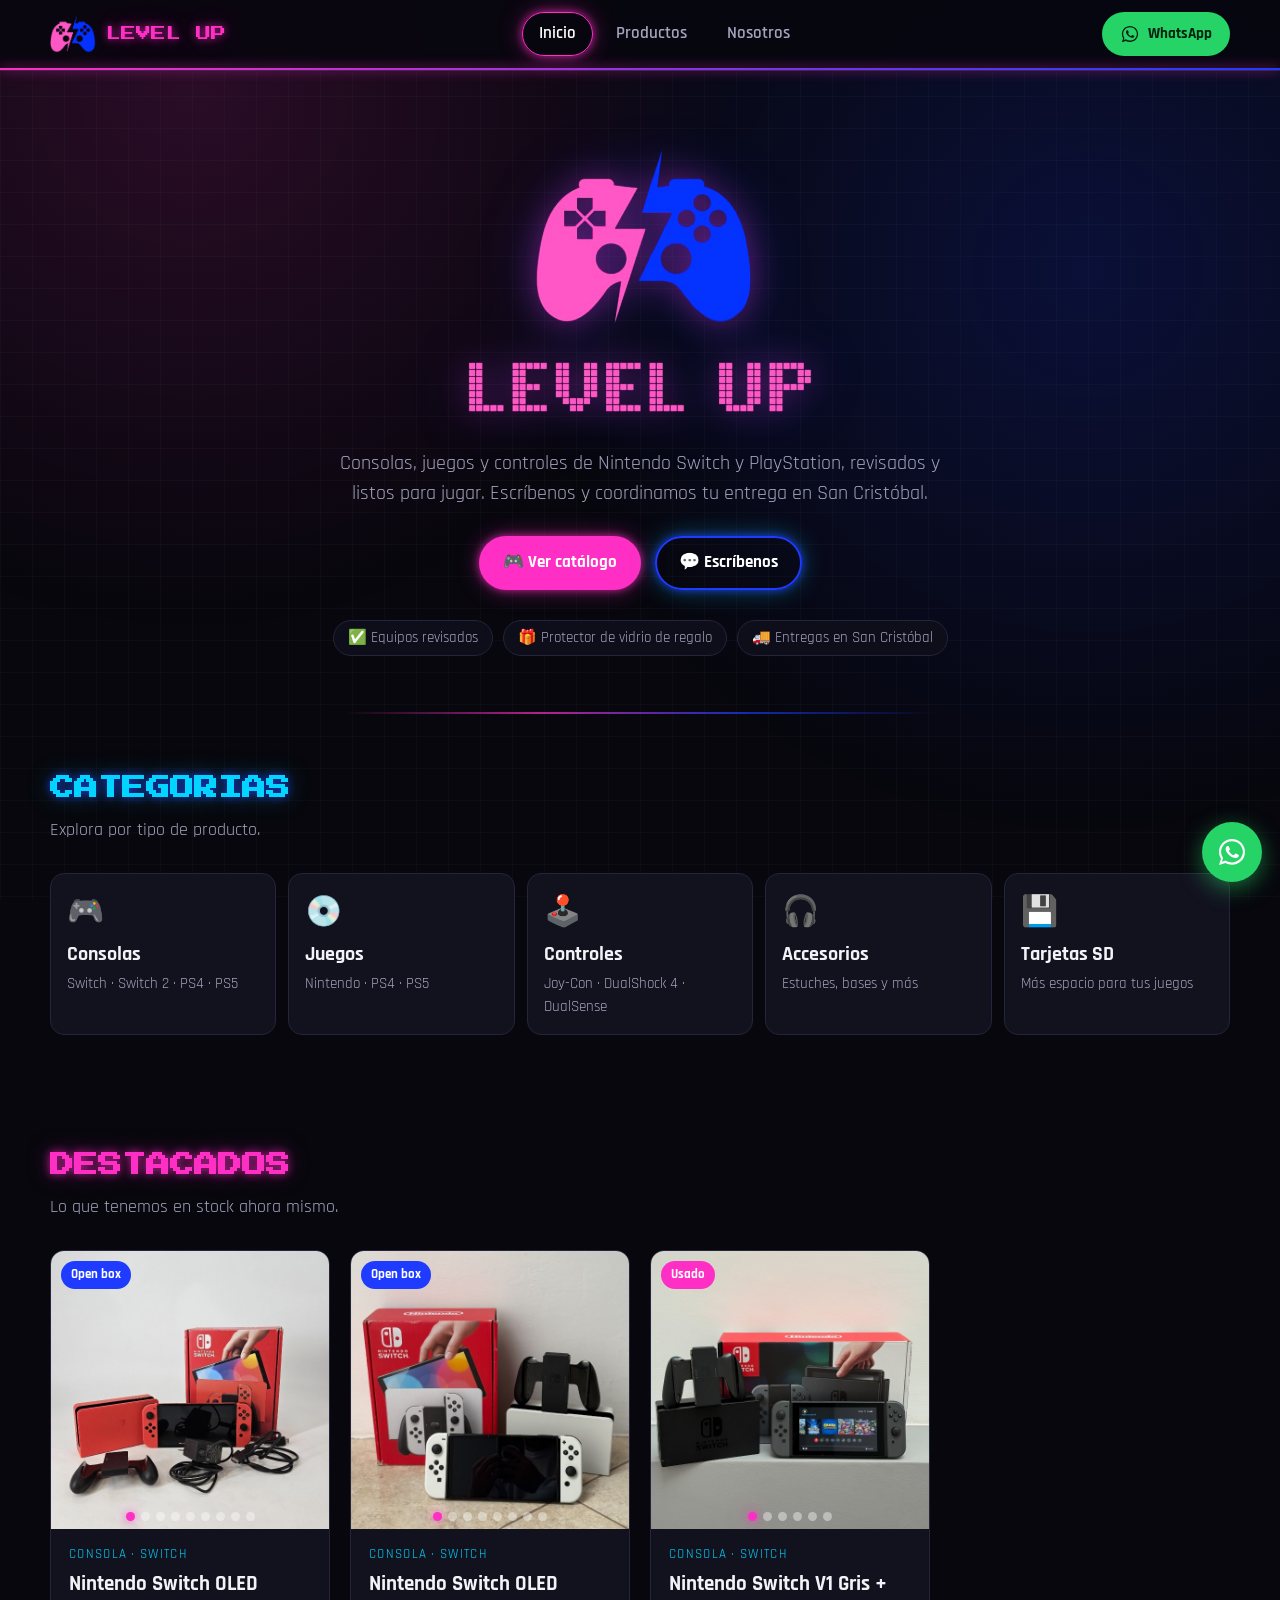
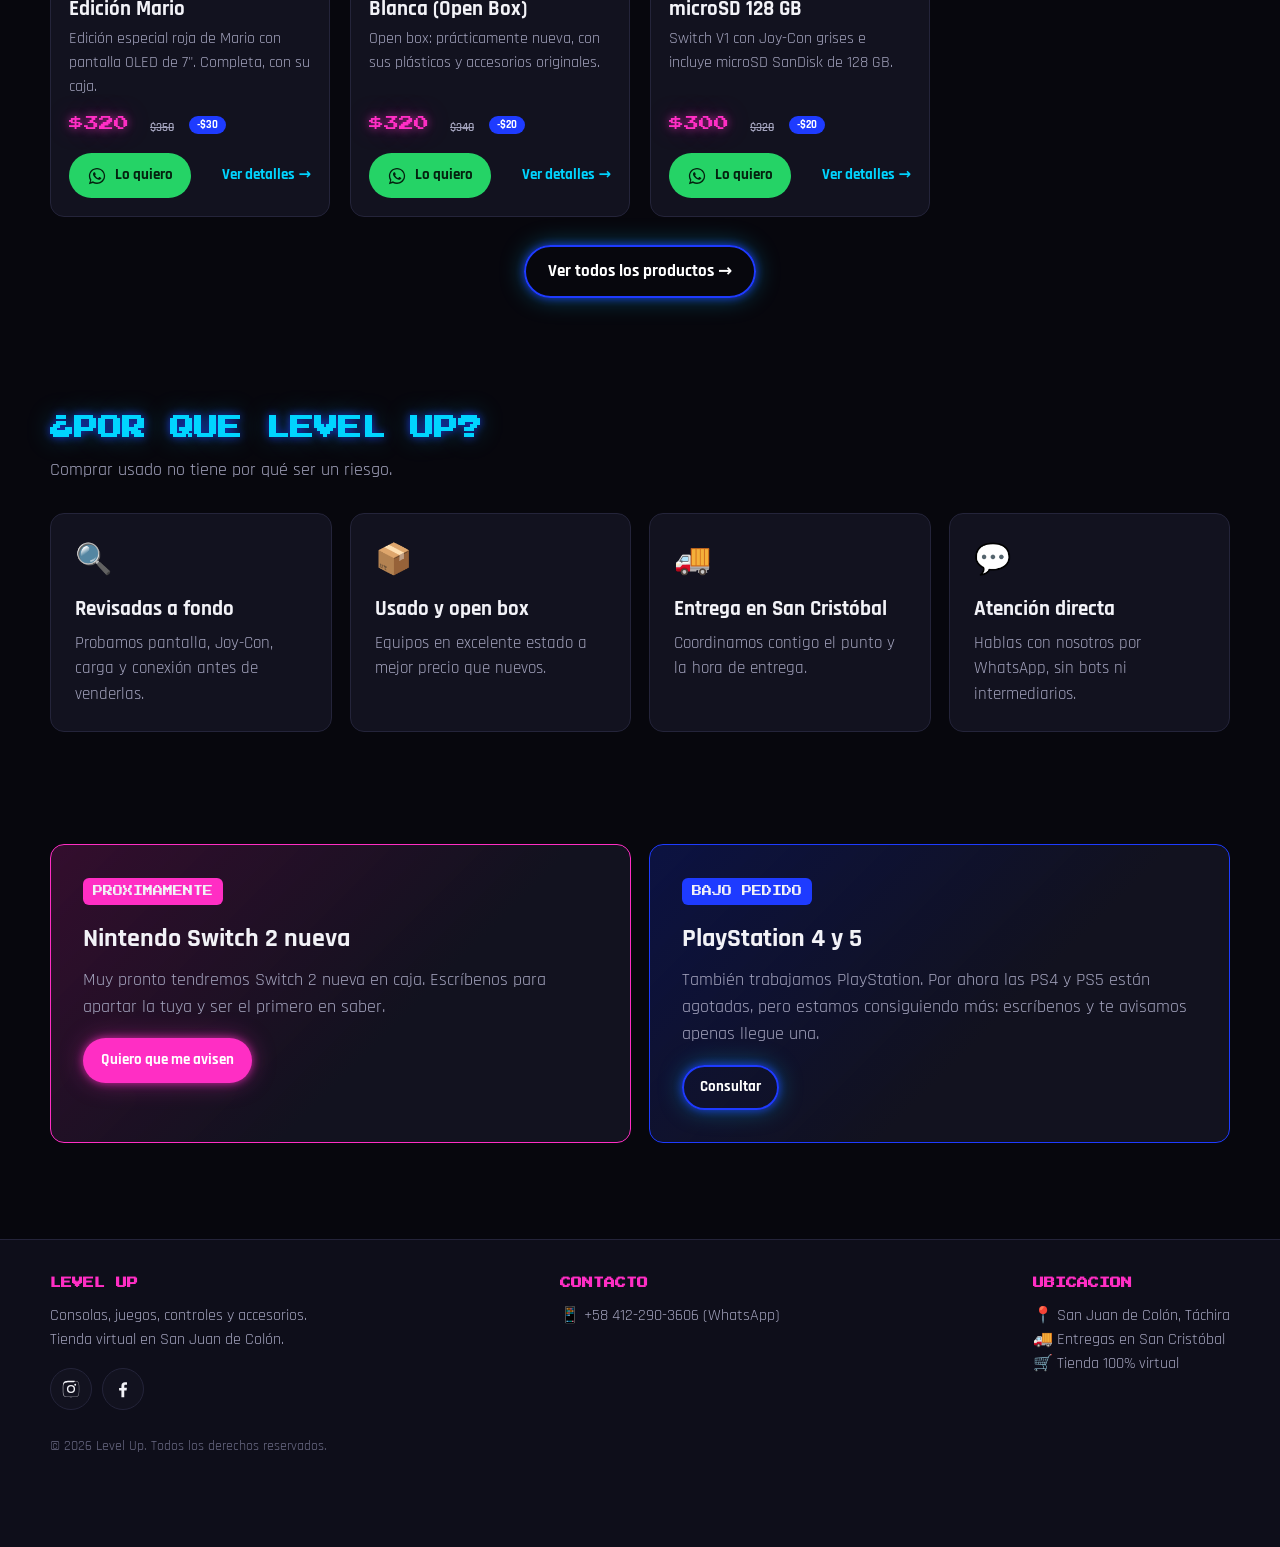
<file: index.html>
<!doctype html>
<html lang="es">
<head>
  <meta charset="utf-8">
  <meta name="viewport" content="width=device-width, initial-scale=1">
  <title>Level Up · Consolas, juegos y controles</title>
  <meta name="description" content="Level Up: compra y venta de consolas Nintendo Switch, PS4 y PS5, juegos, controles y accesorios. Tienda virtual en San Juan de Colón con entregas en San Cristóbal.">
  <link rel="icon" href="assets/logo-icono.png" type="image/png">
  <link rel="preconnect" href="https://fonts.googleapis.com">
  <link rel="preconnect" href="https://fonts.gstatic.com" crossorigin>
  <link href="https://fonts.googleapis.com/css2?family=Press+Start+2P&family=Rajdhani:wght@400;600;700&display=swap" rel="stylesheet">
  <link rel="stylesheet" href="css/styles.css?v=20">
</head>
<body data-page="home">
  <main>
    <section class="hero container">
      <h1 class="hero-logo"><img src="assets/logo-completo.png" alt="Level Up" width="670" height="520"></h1>
      <p class="lead">Consolas, juegos y controles de Nintendo Switch y PlayStation, revisados y listos para jugar. Escríbenos y coordinamos tu entrega en San Cristóbal.</p>
      <div class="hero-cta">
        <a class="btn btn-pink" href="productos.html">🎮 Ver catálogo</a>
        <a class="btn btn-blue" id="heroWa" target="_blank" rel="noopener">💬 Escríbenos</a>
      </div>
      <div class="badges">
        <span class="badge-pill">✅ Equipos revisados</span>
        <span class="badge-pill">🎁 Protector de vidrio de regalo</span>
        <span class="badge-pill">🚚 Entregas en San Cristóbal</span>
      </div>
    </section>

    <div class="bolt-divider"></div>

    <section class="block container">
      <h2 class="section-title"><span class="blue">CATEGORIAS</span></h2>
      <p class="section-sub">Explora por tipo de producto.</p>
      <div class="cat-grid">
        <a class="cat-tile" href="productos.html?cat=consola"><span class="ico">🎮</span><b>Consolas</b><small>Switch · Switch 2 · PS4 · PS5</small></a>
        <a class="cat-tile" href="productos.html?cat=juego"><span class="ico">💿</span><b>Juegos</b><small>Nintendo · PS4 · PS5</small></a>
        <a class="cat-tile" href="productos.html?cat=control"><span class="ico">🕹️</span><b>Controles</b><small>Joy-Con · DualShock 4 · DualSense</small></a>
        <a class="cat-tile" href="productos.html?cat=accesorio"><span class="ico">🎧</span><b>Accesorios</b><small>Estuches, bases y más</small></a>
        <a class="cat-tile" href="productos.html?cat=sd"><span class="ico">💾</span><b>Tarjetas SD</b><small>Más espacio para tus juegos</small></a>
      </div>
    </section>

    <section class="block container">
      <h2 class="section-title"><span class="pink">DESTACADOS</span></h2>
      <p class="section-sub">Lo que tenemos en stock ahora mismo.</p>
      <div class="grid" id="destacados"></div>
      <div style="text-align:center;margin-top:28px">
        <a class="btn btn-blue" href="productos.html">Ver todos los productos →</a>
      </div>
    </section>

    <section class="block container">
      <h2 class="section-title"><span class="blue">¿POR QUE LEVEL UP?</span></h2>
      <p class="section-sub">Comprar usado no tiene por qué ser un riesgo.</p>
      <div class="features">
        <div class="feature"><div class="ico">🔍</div><h3>Revisadas a fondo</h3><p>Probamos pantalla, Joy-Con, carga y conexión antes de venderlas.</p></div>
        <div class="feature"><div class="ico">📦</div><h3>Usado y open box</h3><p>Equipos en excelente estado a mejor precio que nuevos.</p></div>
        <div class="feature"><div class="ico">🚚</div><h3>Entrega en San Cristóbal</h3><p>Coordinamos contigo el punto y la hora de entrega.</p></div>
        <div class="feature"><div class="ico">💬</div><h3>Atención directa</h3><p>Hablas con nosotros por WhatsApp, sin bots ni intermediarios.</p></div>
      </div>
    </section>

    <section class="block container">
      <div class="coming">
        <div class="coming-card switch2">
          <span class="tag">PROXIMAMENTE</span>
          <h3>Nintendo Switch 2 nueva</h3>
          <p>Muy pronto tendremos Switch 2 nueva en caja. Escríbenos para apartar la tuya y ser el primero en saber.</p>
          <a class="btn btn-pink btn-sm" id="waSwitch2" target="_blank" rel="noopener">Quiero que me avisen</a>
        </div>
        <div class="coming-card ps">
          <span class="tag">BAJO PEDIDO</span>
          <h3>PlayStation 4 y 5</h3>
          <p>También trabajamos PlayStation. Por ahora las PS4 y PS5 están agotadas, pero estamos consiguiendo más: escríbenos y te avisamos apenas llegue una.</p>
          <a class="btn btn-blue btn-sm" id="waPs" target="_blank" rel="noopener">Consultar</a>
        </div>
      </div>
    </section>
  </main>

  <script src="js/config.js?v=20"></script>
  <script src="data/productos.js?v=20"></script>
  <script src="data/fotos.js?v=20"></script>
  <script src="js/layout.js?v=20"></script>
  <script src="js/catalogo.js?v=20"></script>
  <script>
    document.getElementById("heroWa").href = waLink();
    document.getElementById("waPs").href = waLink("¡Hola Level Up! 🎮 ¿Tienen disponible PlayStation 4 o 5?");
    document.getElementById("waSwitch2").href = waLink("¡Hola Level Up! 🎮 Quiero que me avisen cuando llegue la Nintendo Switch 2.");
    document.getElementById("destacados").innerHTML =
      PRODUCTOS.filter((p) => p.destacado && p.disponible).slice(0, 4).map(renderCard).join("");
  </script>
</body>
</html>
</file>
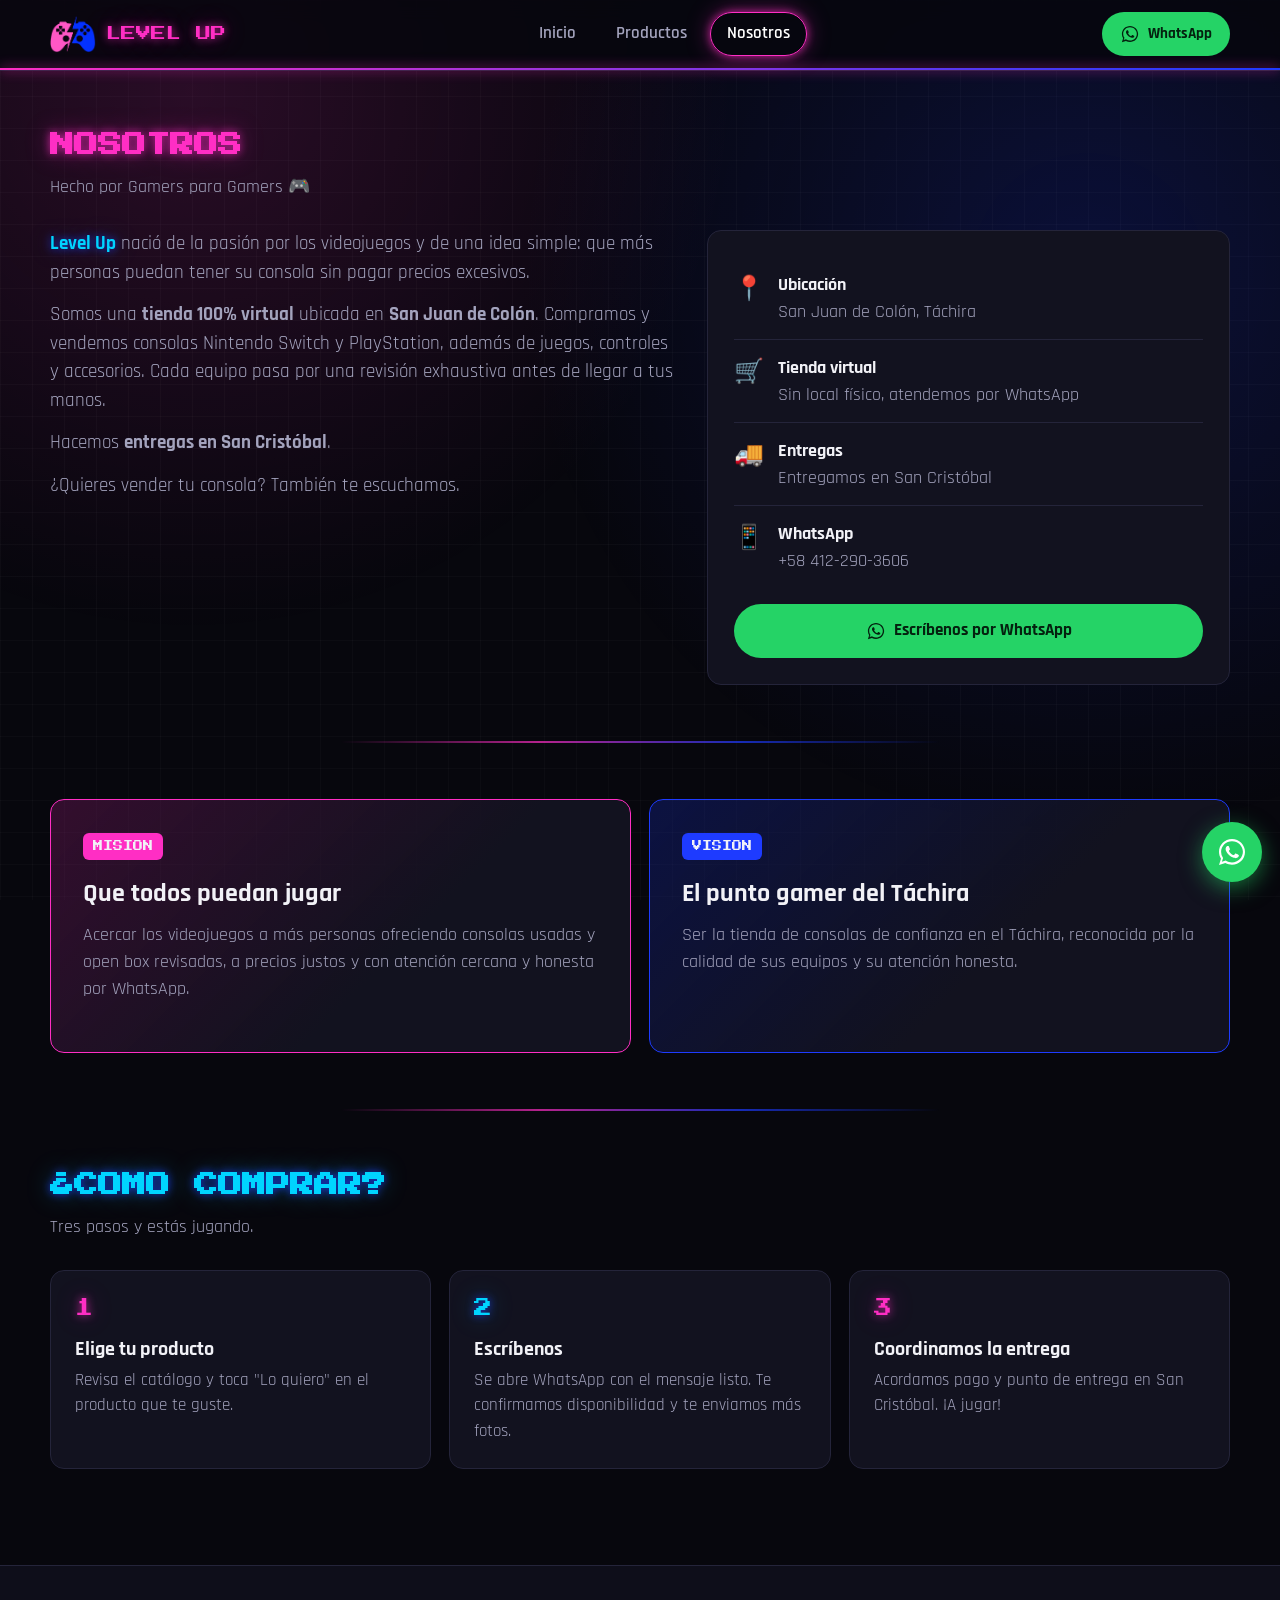
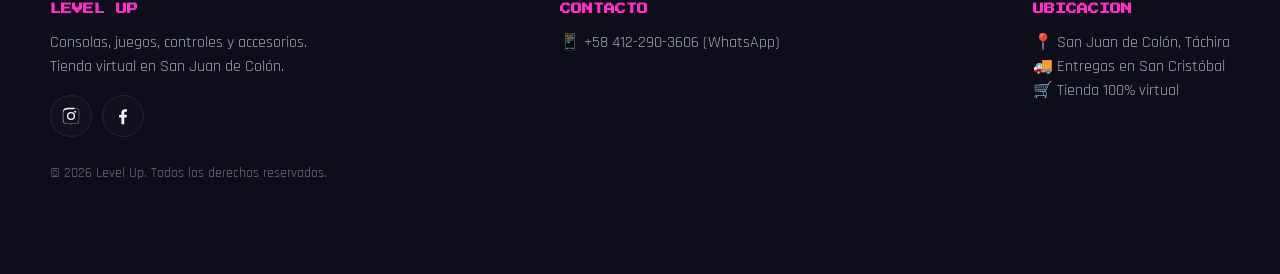
<file: nosotros.html>
<!doctype html>
<html lang="es">
<head>
  <meta charset="utf-8">
  <meta name="viewport" content="width=device-width, initial-scale=1">
  <title>Nosotros · Level Up</title>
  <meta name="description" content="Level Up es una tienda virtual de consolas en San Juan de Colón con entregas en San Cristóbal.">
  <link rel="icon" href="assets/logo-icono.png" type="image/png">
  <link rel="preconnect" href="https://fonts.googleapis.com">
  <link rel="preconnect" href="https://fonts.gstatic.com" crossorigin>
  <link href="https://fonts.googleapis.com/css2?family=Press+Start+2P&family=Rajdhani:wght@400;600;700&display=swap" rel="stylesheet">
  <link rel="stylesheet" href="css/styles.css?v=20">
</head>
<body data-page="nosotros">
  <main>
    <section class="container block">
      <h1 class="section-title"><span class="pink">NOSOTROS</span></h1>
      <p class="section-sub">Hecho por Gamers para Gamers 🎮</p>
      <div class="about-grid">
        <div class="about-text">
          <p><b class="blue">Level Up</b> nació de la pasión por los videojuegos y de una idea simple: que más personas puedan tener su consola sin pagar precios excesivos.</p>
          <p>Somos una <b>tienda 100% virtual</b> ubicada en <b>San Juan de Colón</b>. Compramos y vendemos consolas Nintendo Switch y PlayStation, además de juegos, controles y accesorios. Cada equipo pasa por una revisión exhaustiva antes de llegar a tus manos.</p>
          <p>Hacemos <b>entregas en San Cristóbal</b>.</p>
          <p>¿Quieres vender tu consola? También te escuchamos.</p>
        </div>
        <div class="info-card">
          <div class="info-row"><div class="ico">📍</div><div><b>Ubicación</b><span id="ubic"></span></div></div>
          <div class="info-row"><div class="ico">🛒</div><div><b>Tienda virtual</b><span>Sin local físico, atendemos por WhatsApp</span></div></div>
          <div class="info-row"><div class="ico">🚚</div><div><b>Entregas</b><span id="entregas"></span></div></div>
          <div class="info-row"><div class="ico">📱</div><div><b>WhatsApp</b><span id="tel"></span></div></div>
          <a class="btn btn-wa" id="waAbout" target="_blank" rel="noopener" style="width:100%;margin-top:16px"></a>
        </div>
      </div>
    </section>

    <div class="bolt-divider"></div>

    <section class="container block">
      <div class="coming">
        <div class="coming-card switch2">
          <span class="tag">MISION</span>
          <h3>Que todos puedan jugar</h3>
          <p>Acercar los videojuegos a más personas ofreciendo consolas usadas y open box revisadas, a precios justos y con atención cercana y honesta por WhatsApp.</p>
        </div>
        <div class="coming-card ps">
          <span class="tag">VISION</span>
          <h3>El punto gamer del Táchira</h3>
          <p>Ser la tienda de consolas de confianza en el Táchira, reconocida por la calidad de sus equipos y su atención honesta.</p>
        </div>
      </div>
    </section>

    <div class="bolt-divider"></div>

    <section class="container block">
      <h2 class="section-title"><span class="blue">¿COMO COMPRAR?</span></h2>
      <p class="section-sub">Tres pasos y estás jugando.</p>
      <div class="steps">
        <div class="step"><h3>Elige tu producto</h3><p>Revisa el catálogo y toca "Lo quiero" en el producto que te guste.</p></div>
        <div class="step"><h3>Escríbenos</h3><p>Se abre WhatsApp con el mensaje listo. Te confirmamos disponibilidad y te enviamos más fotos.</p></div>
        <div class="step"><h3>Coordinamos la entrega</h3><p>Acordamos pago y punto de entrega en San Cristóbal. ¡A jugar!</p></div>
      </div>
    </section>
  </main>

  <script src="js/config.js?v=20"></script>
  <script src="js/layout.js?v=20"></script>
  <script>
    document.getElementById("ubic").textContent = LEVELUP.ubicacion;
    document.getElementById("entregas").textContent = `Entregamos en ${LEVELUP.entregas}`;
    document.getElementById("tel").textContent = LEVELUP.telefonoVisible;
    const wa = document.getElementById("waAbout");
    wa.href = waLink();
    wa.innerHTML = `${WA_ICON} Escríbenos por WhatsApp`;
  </script>
</body>
</html>
</file>
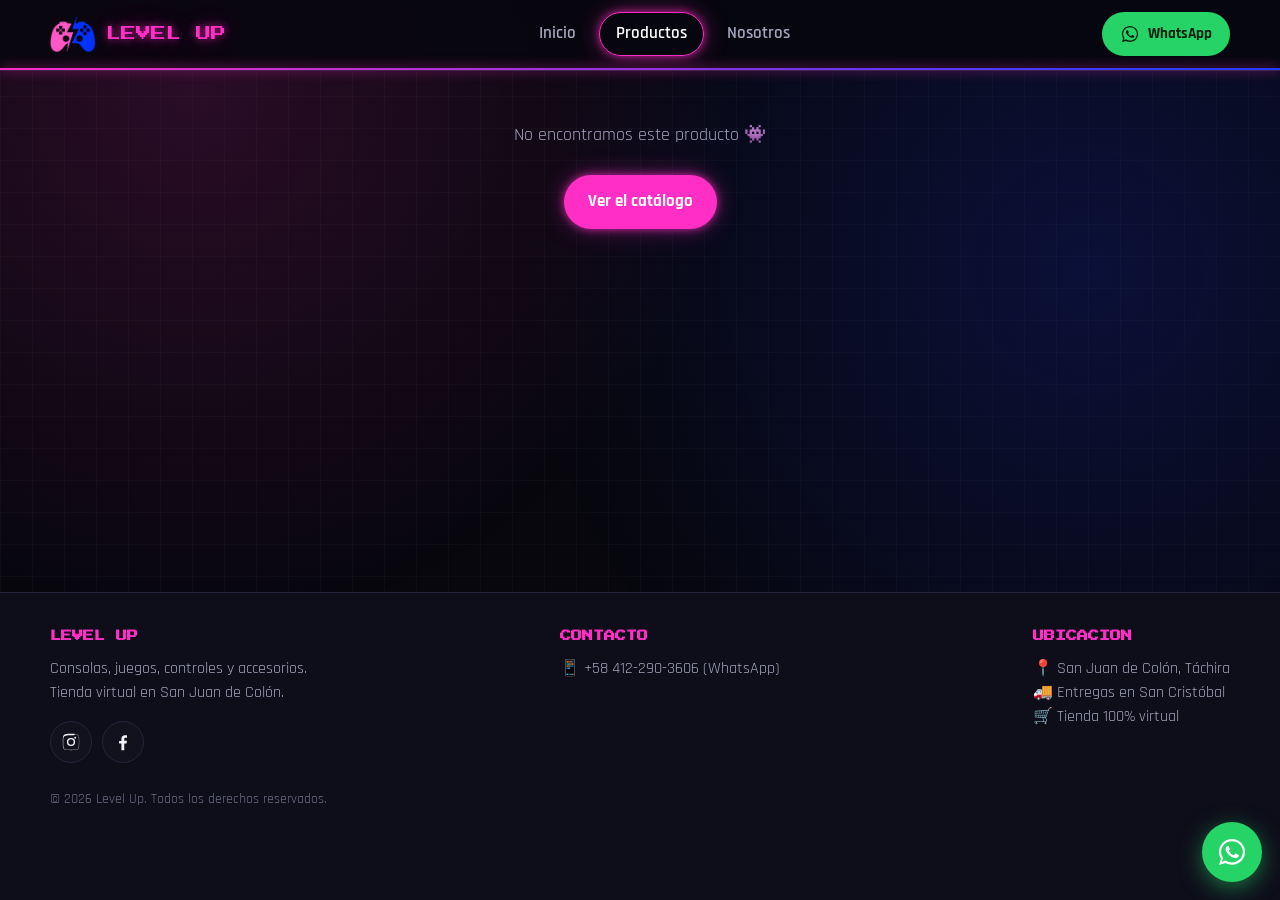
<file: producto.html>
<!doctype html>
<html lang="es">
<head>
  <meta charset="utf-8">
  <meta name="viewport" content="width=device-width, initial-scale=1">
  <title>Producto · Level Up</title>
  <meta name="description" content="Detalle del producto en Level Up: fotos, qué incluye y características.">
  <link rel="icon" href="assets/logo-icono.png" type="image/png">
  <link rel="preconnect" href="https://fonts.googleapis.com">
  <link rel="preconnect" href="https://fonts.gstatic.com" crossorigin>
  <link href="https://fonts.googleapis.com/css2?family=Press+Start+2P&family=Rajdhani:wght@400;600;700&display=swap" rel="stylesheet">
  <link rel="stylesheet" href="css/styles.css?v=20">
</head>
<body data-page="productos">
  <main class="container block" id="detalle"></main>

  <section class="container block" id="relacionadosWrap" hidden>
    <h2 class="section-title"><span class="blue">TAMBIEN TE PUEDE GUSTAR</span></h2>
    <div class="grid" id="relacionados"></div>
  </section>

  <div class="lightbox" id="lightbox" hidden>
    <button class="lb-close" aria-label="Cerrar">✕</button>
    <button class="lb-prev" aria-label="Foto anterior">‹</button>
    <img alt="">
    <button class="lb-next" aria-label="Foto siguiente">›</button>
  </div>

  <script src="js/config.js?v=20"></script>
  <script src="data/productos.js?v=20"></script>
  <script src="data/fotos.js?v=20"></script>
  <script src="js/layout.js?v=20"></script>
  <script src="js/catalogo.js?v=20"></script>
  <script src="js/producto.js?v=20"></script>
</body>
</html>
</file>
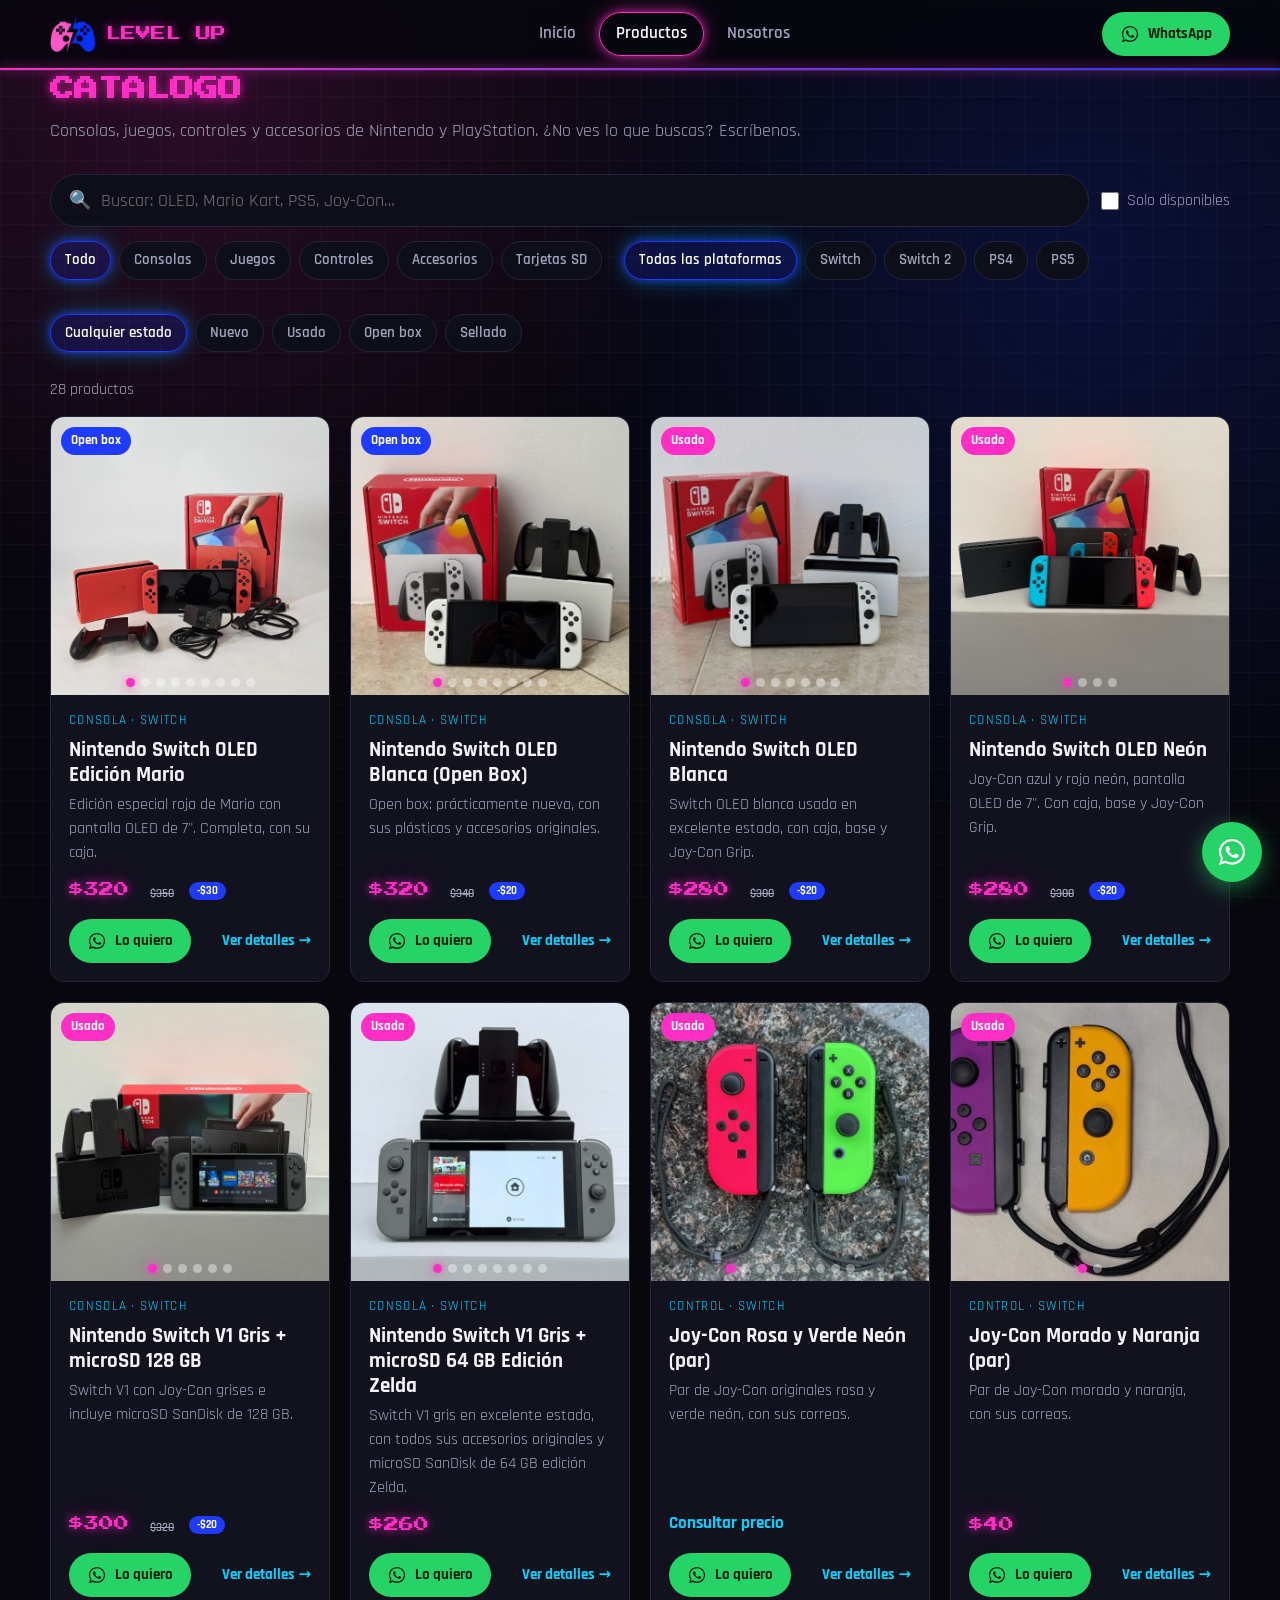
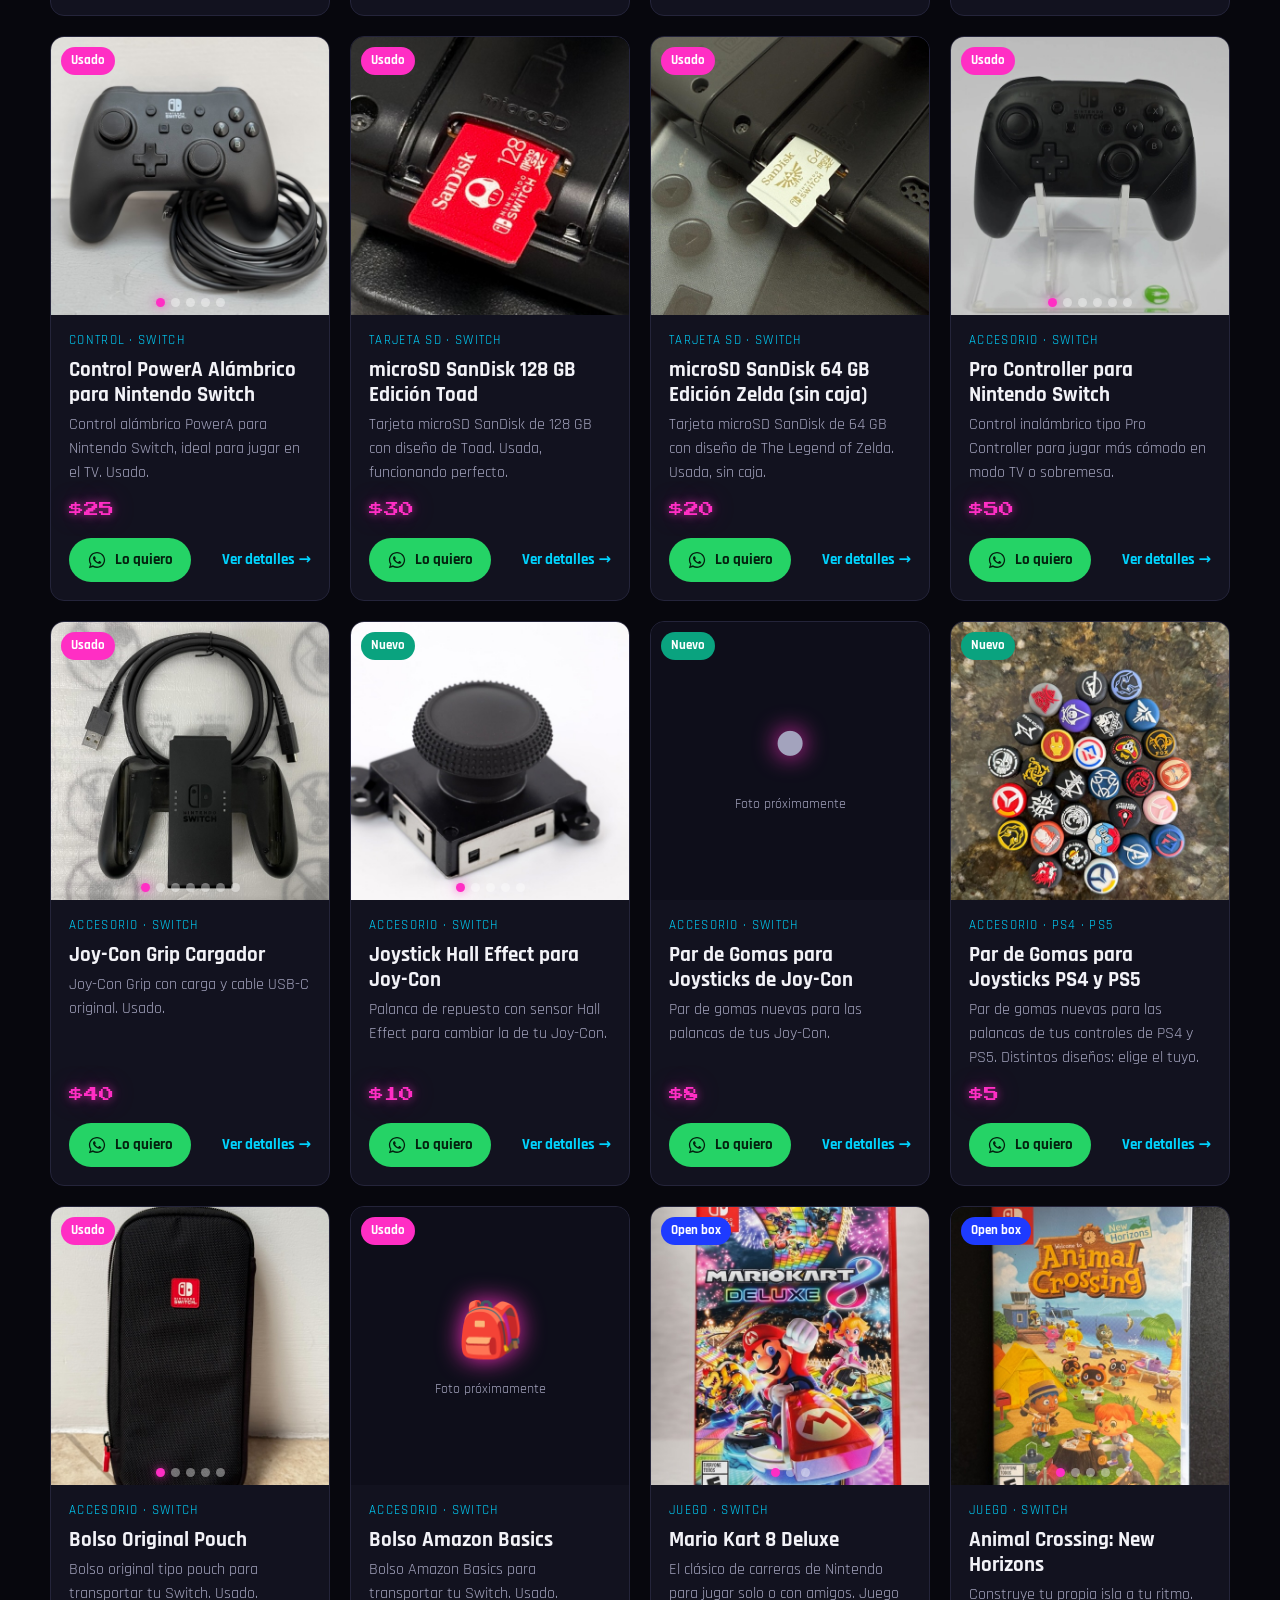
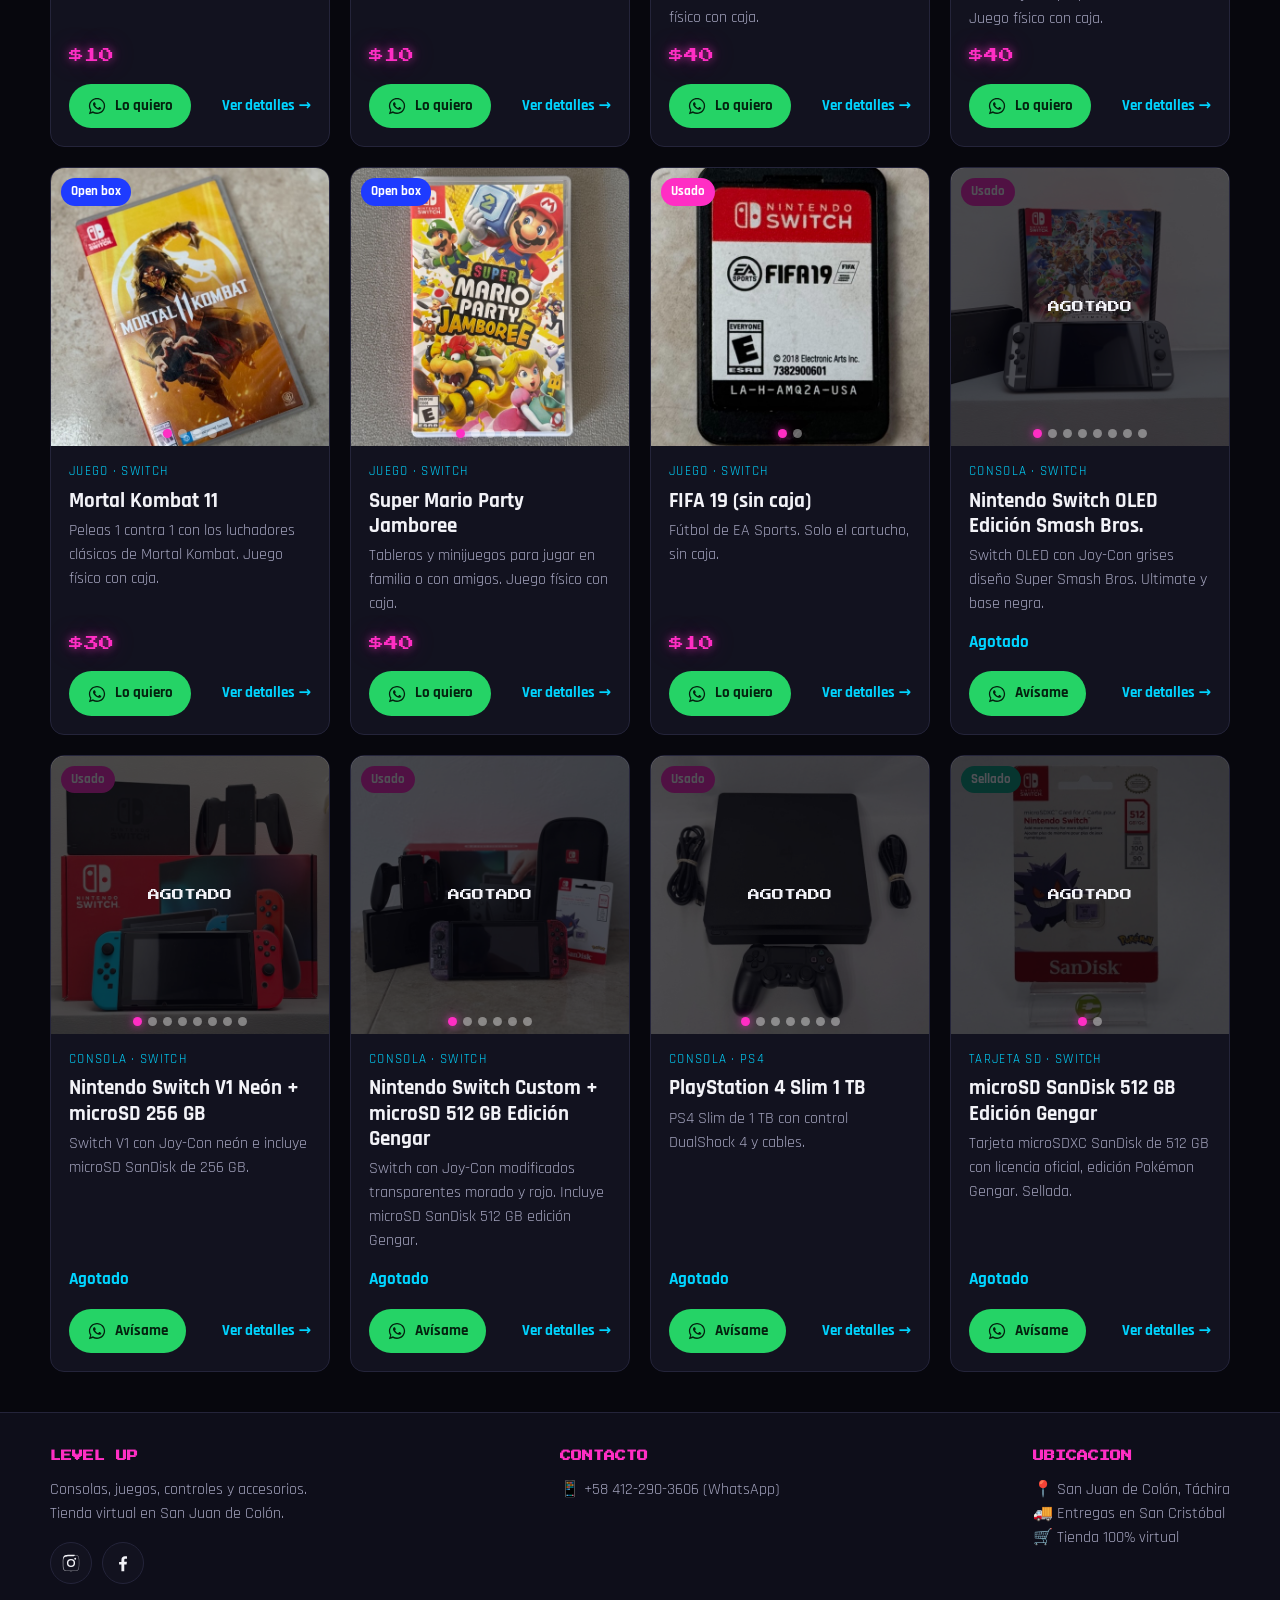
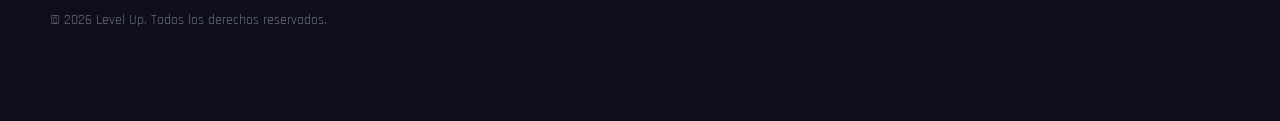
<file: productos.html>
<!doctype html>
<html lang="es">
<head>
  <meta charset="utf-8">
  <meta name="viewport" content="width=device-width, initial-scale=1">
  <title>Productos · Level Up</title>
  <meta name="description" content="Catálogo de Level Up: consolas Nintendo Switch, PS4 y PS5, juegos, controles, accesorios y tarjetas SD. Usados, open box y sellados.">
  <link rel="icon" href="assets/logo-icono.png" type="image/png">
  <link rel="preconnect" href="https://fonts.googleapis.com">
  <link rel="preconnect" href="https://fonts.gstatic.com" crossorigin>
  <link href="https://fonts.googleapis.com/css2?family=Press+Start+2P&family=Rajdhani:wght@400;600;700&display=swap" rel="stylesheet">
  <link rel="stylesheet" href="css/styles.css?v=20">
</head>
<body data-page="productos">
  <main class="container block">
    <h1 class="section-title"><span class="pink">CATALOGO</span></h1>
    <p class="section-sub">Consolas, juegos, controles y accesorios de Nintendo y PlayStation. ¿No ves lo que buscas? Escríbenos.</p>

    <div class="toolbar">
      <label class="search">
        🔍 <input id="buscar" type="search" placeholder="Buscar: OLED, Mario Kart, PS5, Joy-Con…" autocomplete="off">
      </label>
      <label class="toggle"><input type="checkbox" id="soloDisp"> Solo disponibles</label>
    </div>

    <div class="chips-row" style="display:flex;flex-wrap:wrap;gap:8px 22px">
      <div class="chips" data-key="categoria">
        <button class="chip on" data-val="todos">Todo</button>
        <button class="chip" data-val="consola">Consolas</button>
        <button class="chip" data-val="juego">Juegos</button>
        <button class="chip" data-val="control">Controles</button>
        <button class="chip" data-val="accesorio">Accesorios</button>
        <button class="chip" data-val="sd">Tarjetas SD</button>
      </div>
      <div class="chips" data-key="plataforma">
        <button class="chip on" data-val="todas">Todas las plataformas</button>
        <button class="chip" data-val="Switch">Switch</button>
        <button class="chip" data-val="Switch 2">Switch 2</button>
        <button class="chip" data-val="PS4">PS4</button>
        <button class="chip" data-val="PS5">PS5</button>
      </div>
      <div class="chips" data-key="condicion">
        <button class="chip on" data-val="todas">Cualquier estado</button>
        <button class="chip" data-val="nuevo">Nuevo</button>
        <button class="chip" data-val="usado">Usado</button>
        <button class="chip" data-val="openbox">Open box</button>
        <button class="chip" data-val="sellado">Sellado</button>
      </div>
    </div>

    <p class="count" id="count"></p>
    <div class="grid" id="catalogo"></div>
  </main>

  <script src="js/config.js?v=20"></script>
  <script src="data/productos.js?v=20"></script>
  <script src="data/fotos.js?v=20"></script>
  <script src="js/layout.js?v=20"></script>
  <script src="js/catalogo.js?v=20"></script>
</body>
</html>
</file>
<file: css/styles.css>
/* ===== Level Up · tema neón ===== */
:root {
  --bg: #07070d;
  --bg-2: #0e0e1a;
  --card: #12121f;
  --line: #24243a;
  --text: #f2f2f7;
  --muted: #a3a3bd;
  --pink: #ff2ec4;
  --pink-logo: #e933b0;
  --blue: #1e3bff;
  --cyan: #00d4ff;
  --green: #25d366;
  --glow-pink: 0 0 8px rgba(255, 46, 196, .7), 0 0 24px rgba(255, 46, 196, .35);
  --glow-blue: 0 0 8px rgba(30, 59, 255, .8), 0 0 24px rgba(0, 212, 255, .35);
  --radius: 14px;
  --pixel: "Press Start 2P", monospace;
  --body: "Rajdhani", system-ui, sans-serif;
}

* { box-sizing: border-box; margin: 0; padding: 0; }
html { scroll-behavior: smooth; }
body {
  background: var(--bg);
  color: var(--text);
  font-family: var(--body);
  font-size: 18px;
  line-height: 1.5;
  min-height: 100vh;
  display: flex;
  flex-direction: column;
  overflow-x: hidden;
}
/* Rejilla tipo arcade de fondo */
body::before {
  content: "";
  position: fixed; inset: 0; z-index: -1;
  background:
    radial-gradient(circle at 15% 10%, rgba(255, 46, 196, .14), transparent 40%),
    radial-gradient(circle at 85% 30%, rgba(30, 59, 255, .18), transparent 45%),
    linear-gradient(rgba(255,255,255,.025) 1px, transparent 1px) 0 0 / 32px 32px,
    linear-gradient(90deg, rgba(255,255,255,.025) 1px, transparent 1px) 0 0 / 32px 32px;
}
main { flex: 1; }
a { color: inherit; text-decoration: none; }
img { max-width: 100%; display: block; }
.container { width: min(1180px, 100% - 32px); margin-inline: auto; }

.pixel { font-family: var(--pixel); letter-spacing: .02em; }
.pink { color: var(--pink); text-shadow: var(--glow-pink); }
.blue { color: var(--cyan); text-shadow: var(--glow-blue); }

/* ===== Header ===== */
.header {
  position: sticky; top: 0; z-index: 50;
  background: rgba(7, 7, 13, .85);
  backdrop-filter: blur(10px);
  border-bottom: 1px solid var(--line);
}
.header::after {
  content: ""; display: block; height: 2px;
  background: linear-gradient(90deg, var(--pink), var(--blue));
  box-shadow: 0 0 12px var(--pink);
}
.nav { display: flex; align-items: center; justify-content: space-between; height: 68px; gap: 16px; }
.brand { display: flex; align-items: center; gap: 10px; }
.brand img { width: 46px; }
.brand span { font-family: var(--pixel); font-size: 15px; color: var(--pink); text-shadow: var(--glow-pink); }
.tabs { display: flex; gap: 6px; list-style: none; }
.tabs a {
  display: block; padding: 8px 16px; border-radius: 999px;
  font-weight: 600; font-size: 17px; color: var(--muted);
  border: 1px solid transparent; transition: .2s;
}
.tabs a:hover { color: var(--text); border-color: var(--line); }
.tabs a.active { color: #fff; border-color: var(--pink); box-shadow: var(--glow-pink); }
.menu-btn { display: none; background: none; border: 1px solid var(--line); color: var(--text); border-radius: 10px; padding: 8px 12px; font-size: 20px; cursor: pointer; }

/* ===== Botones ===== */
.btn {
  display: inline-flex; align-items: center; justify-content: center; gap: 8px;
  padding: 12px 22px; border-radius: 999px; border: 2px solid transparent;
  font-family: var(--body); font-weight: 700; font-size: 17px; cursor: pointer;
  transition: transform .15s, box-shadow .2s;
}
.btn:hover { transform: translateY(-2px); }
.btn-pink { background: var(--pink); color: #fff; box-shadow: var(--glow-pink); }
.btn-blue { background: transparent; color: #fff; border-color: var(--blue); box-shadow: var(--glow-blue); }
.btn-wa { background: var(--green); color: #04210f; }
.btn-wa:hover { box-shadow: 0 0 18px rgba(37, 211, 102, .6); }
.btn-sm { padding: 9px 16px; font-size: 15px; }
.btn svg { width: 20px; height: 20px; flex-shrink: 0; }

/* ===== Hero ===== */
.hero { padding: 72px 0 56px; text-align: center; position: relative; }
.hero-logo { margin: 0 auto 26px; }
.hero-logo img { width: min(360px, 78%); height: auto; margin: 0 auto; filter: drop-shadow(0 0 16px rgba(255, 46, 196, .35)) drop-shadow(0 0 26px rgba(30, 59, 255, .3)); animation: float 4s ease-in-out infinite; }
@keyframes float { 50% { transform: translateY(-10px); } }
.hero p.lead { color: var(--muted); max-width: 620px; margin: 0 auto 28px; font-size: 20px; }
.hero-cta { display: flex; gap: 14px; justify-content: center; flex-wrap: wrap; }
.badges { display: flex; gap: 10px; justify-content: center; flex-wrap: wrap; margin-top: 30px; }
.badge-pill { border: 1px solid var(--line); background: var(--bg-2); padding: 6px 14px; border-radius: 999px; font-size: 15px; color: var(--muted); }

/* ===== Secciones ===== */
section.block { padding: 56px 0; }
.section-title { font-family: var(--pixel); font-size: clamp(16px, 3vw, 24px); margin-bottom: 10px; }
.section-sub { color: var(--muted); margin-bottom: 30px; }
.bolt-divider { height: 2px; background: linear-gradient(90deg, transparent, var(--pink), var(--blue), transparent); margin: 0 auto; width: min(600px, 80%); opacity: .7; }

.features { display: grid; grid-template-columns: repeat(auto-fit, minmax(230px, 1fr)); gap: 18px; }
.feature { background: var(--card); border: 1px solid var(--line); border-radius: var(--radius); padding: 24px; transition: .2s; }
.feature:hover { border-color: var(--pink); box-shadow: var(--glow-pink); }
.feature:nth-child(even):hover { border-color: var(--blue); box-shadow: var(--glow-blue); }
.feature .ico { font-size: 30px; margin-bottom: 10px; }
.feature h3 { font-size: 21px; margin-bottom: 6px; }
.feature p { color: var(--muted); font-size: 17px; }

.cat-grid { display: grid; grid-template-columns: repeat(auto-fit, minmax(150px, 1fr)); gap: 12px; }
.cat-tile {
  background: var(--card); border: 1px solid var(--line); border-radius: var(--radius); padding: 16px;
  display: flex; flex-direction: column; gap: 4px; color: var(--text); text-decoration: none; transition: .2s;
}
.cat-tile:hover { border-color: var(--pink); box-shadow: var(--glow-pink); }
.cat-tile:nth-child(even):hover { border-color: var(--blue); box-shadow: var(--glow-blue); }
.cat-tile .ico { font-size: 30px; }
.cat-tile b { font-size: 20px; }
.cat-tile small { color: var(--muted); font-size: 15px; }

.coming {
  display: grid; grid-template-columns: 1fr 1fr; gap: 18px;
}
.coming-card {
  border-radius: var(--radius); padding: 32px; position: relative; overflow: hidden;
  border: 1px solid var(--line); background: var(--card);
}
.coming-card.switch2 { border-color: var(--pink); background: linear-gradient(135deg, rgba(255,46,196,.18), var(--card) 60%); }
.coming-card.ps { border-color: var(--blue); background: linear-gradient(135deg, rgba(30,59,255,.22), var(--card) 60%); }
.coming-card .tag { font-family: var(--pixel); font-size: 10px; display: inline-block; padding: 6px 10px; border-radius: 6px; margin-bottom: 14px; }
.coming-card.switch2 .tag { background: var(--pink); }
.coming-card.ps .tag { background: var(--blue); }
.coming-card h3 { font-size: 26px; margin-bottom: 8px; }
.coming-card p { color: var(--muted); margin-bottom: 18px; }

/* ===== Productos ===== */
.grid { display: grid; grid-template-columns: repeat(auto-fill, minmax(250px, 1fr)); gap: 20px; }
.card {
  background: var(--card); border: 1px solid var(--line); border-radius: var(--radius);
  overflow: hidden; display: flex; flex-direction: column; transition: .2s;
}
.card:hover { transform: translateY(-4px); border-color: var(--pink); box-shadow: var(--glow-pink); }
.card-media { aspect-ratio: 1 / 1; background: var(--bg-2); position: relative; display: grid; place-items: center; overflow: hidden; }
.card-media img { width: 100%; height: 100%; object-fit: cover; }
.card-media .placeholder { text-align: center; color: var(--muted); padding: 16px; }
.card-media .placeholder .emoji { font-size: 54px; filter: drop-shadow(0 0 12px var(--pink)); }
.card-media .placeholder small { display: block; font-size: 14px; margin-top: 6px; }
.photo-nav { position: absolute; inset: auto 0 8px; display: flex; justify-content: center; gap: 6px; }
.photo-nav button { width: 9px; height: 9px; border-radius: 50%; border: none; background: rgba(255,255,255,.4); cursor: pointer; padding: 0; }
.photo-nav button.on { background: var(--pink); box-shadow: var(--glow-pink); }
.cond {
  position: absolute; top: 10px; left: 10px; font-size: 13px; font-weight: 700;
  padding: 4px 10px; border-radius: 999px; color: #fff;
}
.cond.usado { background: var(--pink); }
.cond.openbox { background: var(--blue); }
.sold-out { position: absolute; inset: 0; background: rgba(7,7,13,.7); display: grid; place-items: center; font-family: var(--pixel); font-size: 12px; }
.card-body { padding: 16px 18px 18px; display: flex; flex-direction: column; gap: 6px; flex: 1; }
.card-cat { font-size: 13px; text-transform: uppercase; letter-spacing: .1em; color: var(--cyan); }
.card h3 { font-size: 21px; line-height: 1.2; }
.card .desc { color: var(--muted); font-size: 16px; flex: 1; }
.price { font-family: var(--pixel); font-size: 15px; color: var(--pink); text-shadow: var(--glow-pink); margin: 8px 0 10px; }
.price.ask { font-family: var(--body); font-weight: 700; font-size: 17px; color: var(--cyan); text-shadow: none; }

/* Buscador y filtros */
.toolbar { display: flex; flex-wrap: wrap; gap: 12px; align-items: center; margin-bottom: 14px; }
.search {
  flex: 1 1 280px; display: flex; align-items: center; gap: 10px;
  background: var(--bg-2); border: 1px solid var(--line); border-radius: 999px; padding: 0 18px;
}
.search:focus-within { border-color: var(--pink); box-shadow: var(--glow-pink); }
.search input { flex: 1; background: none; border: none; outline: none; color: var(--text); font: inherit; padding: 12px 0; }
.chips { display: flex; flex-wrap: wrap; gap: 8px; margin-bottom: 26px; }
.chip {
  background: var(--bg-2); border: 1px solid var(--line); color: var(--muted);
  padding: 7px 14px; border-radius: 999px; font: inherit; font-size: 15px; font-weight: 600; cursor: pointer;
}
.chip.on { color: #fff; border-color: var(--blue); box-shadow: var(--glow-blue); background: rgba(30,59,255,.18); }
.chip.on.pinkish { border-color: var(--pink); box-shadow: var(--glow-pink); background: rgba(255,46,196,.15); }
.toggle { display: flex; align-items: center; gap: 8px; color: var(--muted); font-size: 16px; cursor: pointer; }
.toggle input { accent-color: var(--pink); width: 18px; height: 18px; }
.empty { text-align: center; color: var(--muted); padding: 50px 0; }
.count { color: var(--muted); font-size: 16px; margin-bottom: 14px; }

/* ===== Nosotros ===== */
.about-grid { display: grid; grid-template-columns: 1.2fr 1fr; gap: 30px; align-items: start; }
.about-text p { color: var(--muted); margin-bottom: 14px; font-size: 19px; }
.info-card { background: var(--card); border: 1px solid var(--line); border-radius: var(--radius); padding: 26px; }
.info-row { display: flex; gap: 14px; padding: 14px 0; border-bottom: 1px solid var(--line); }
.info-row:last-of-type { border-bottom: none; }
.info-row .ico { font-size: 24px; }
.info-row b { display: block; }
.info-row span { color: var(--muted); }
.steps { display: grid; grid-template-columns: repeat(auto-fit, minmax(220px, 1fr)); gap: 18px; counter-reset: s; }
.step { background: var(--card); border: 1px solid var(--line); border-radius: var(--radius); padding: 24px; position: relative; }
.step::before {
  counter-increment: s; content: counter(s);
  font-family: var(--pixel); font-size: 18px; color: var(--pink); text-shadow: var(--glow-pink);
  display: block; margin-bottom: 12px;
}
.step:nth-child(even)::before { color: var(--cyan); text-shadow: var(--glow-blue); }
.step h3 { font-size: 20px; margin-bottom: 4px; }
.step p { color: var(--muted); font-size: 17px; }

/* ===== Footer ===== */
.footer { border-top: 1px solid var(--line); background: var(--bg-2); padding: 36px 0 90px; margin-top: 40px; }
.footer-grid { display: flex; flex-wrap: wrap; justify-content: space-between; gap: 24px; }
.footer h4 { font-family: var(--pixel); font-size: 11px; margin-bottom: 12px; color: var(--pink); }
.footer p, .footer a { color: var(--muted); font-size: 16px; }
.footer a:hover { color: var(--text); }
.footer .copy { margin-top: 26px; font-size: 14px; color: #6b6b85; }

/* ===== WhatsApp flotante ===== */
.wa-float {
  position: fixed; right: 18px; bottom: 18px; z-index: 60;
  width: 60px; height: 60px; border-radius: 50%;
  background: var(--green); display: grid; place-items: center;
  box-shadow: 0 6px 22px rgba(37, 211, 102, .5);
  animation: pulse 2.4s infinite;
}
.wa-float svg { width: 32px; height: 32px; fill: #fff; }
@keyframes pulse { 0%,100% { box-shadow: 0 0 0 0 rgba(37,211,102,.55); } 60% { box-shadow: 0 0 0 16px rgba(37,211,102,0); } }

/* ===== Responsive ===== */
@media (max-width: 820px) {
  .menu-btn { display: block; }
  .tabs {
    position: absolute; top: 70px; left: 0; right: 0; flex-direction: column;
    background: var(--bg); border-bottom: 1px solid var(--line); padding: 10px 16px 16px;
    display: none;
  }
  .tabs.open { display: flex; }
  .nav .btn-wa.desktop { display: none; }
  .coming, .about-grid { grid-template-columns: 1fr; }
  .hero { padding-top: 44px; }
}
@media (prefers-reduced-motion: reduce) {
  *, *::before, *::after { animation: none !important; transition: none !important; }
}

/* ===== Tarjetas clicables ===== */
.card { position: relative; }
.card-link::after { content: ""; position: absolute; inset: 0; z-index: 1; }
.card .btn, .card .photo-nav { z-index: 2; }
/* Fotos deslizables encima del enlace de la tarjeta, para que el dedo las mueva */
.slides {
  position: absolute; inset: 0; z-index: 2; display: flex;
  overflow-x: auto; scroll-snap-type: x mandatory; overscroll-behavior-x: contain; scrollbar-width: none;
}
.slides::-webkit-scrollbar { display: none; }
.slides img { flex: 0 0 100%; scroll-snap-align: start; }
.card .cond, .card .photo-nav, .card .sold-out { z-index: 3; }
.card .sold-out { pointer-events: none; }
.ref-tag {
  position: absolute; right: 10px; bottom: 10px; z-index: 3; pointer-events: none;
  background: rgba(7,7,13,.75); color: var(--muted); font-size: 13px; padding: 3px 9px; border-radius: 999px;
}
.card .btn { position: relative; }
.card-actions { display: flex; align-items: center; justify-content: space-between; gap: 10px; flex-wrap: wrap; }
.ver-mas { color: var(--cyan); font-weight: 700; font-size: 15px; }
.card:hover .ver-mas { text-shadow: var(--glow-blue); }
.cond.sellado, .cond.nuevo { background: #0aa37f; }

/* ===== Página de producto ===== */
.breadcrumb { color: var(--muted); font-size: 16px; margin-bottom: 22px; }
.breadcrumb a { color: var(--cyan); font-weight: 600; }
.product-layout { display: grid; grid-template-columns: minmax(0, 1.1fr) minmax(0, 1fr); gap: 40px; align-items: start; }
.gallery { position: sticky; top: 90px; }
.gallery-main {
  position: relative; aspect-ratio: 1 / 1; background: var(--bg-2); border-radius: var(--radius);
  overflow: hidden; border: 1px solid var(--line);
}
.gallery-main > img { width: 100%; height: 100%; object-fit: contain; cursor: zoom-in; }
.gallery-main.placeholder-big { background: var(--card); display: grid; place-items: center; text-align: center; color: var(--muted); }
.gallery-main.placeholder-big .emoji { font-size: 90px; filter: drop-shadow(0 0 16px var(--pink)); }
.g-prev, .g-next {
  position: absolute; top: 50%; transform: translateY(-50%);
  width: 44px; height: 44px; border-radius: 50%; border: none; cursor: pointer;
  background: rgba(7, 7, 13, .65); color: #fff; font-size: 28px; line-height: 1;
}
.g-prev { left: 10px; } .g-next { right: 10px; }
.g-prev:hover, .g-next:hover { background: var(--pink); }
.g-count { position: absolute; right: 12px; bottom: 12px; background: rgba(7, 7, 13, .7); color: #fff; font-size: 14px; padding: 3px 10px; border-radius: 999px; }
.thumbs { display: flex; gap: 10px; overflow-x: auto; padding: 12px 2px 4px; scrollbar-width: thin; }
.thumbs button { flex: 0 0 72px; height: 72px; border-radius: 10px; overflow: hidden; border: 2px solid var(--line); padding: 0; cursor: pointer; background: #fff; opacity: .65; }
.thumbs button.on { border-color: var(--pink); box-shadow: var(--glow-pink); opacity: 1; }
.thumbs img { width: 100%; height: 100%; object-fit: cover; }
.product-info h1 { font-size: clamp(28px, 4vw, 38px); line-height: 1.15; margin: 4px 0 6px; }
.product-info .price { font-size: 20px; margin: 10px 0 14px; }
.lead-desc { color: var(--muted); font-size: 19px; margin-bottom: 20px; }
.btn-big { width: 100%; padding: 15px 22px; font-size: 18px; }
.trust { list-style: none; display: grid; gap: 6px; margin: 18px 0 8px; color: var(--muted); font-size: 16px; }
.product-info .sub { font-size: 20px; margin: 26px 0 10px; }
.incluye { list-style: none; display: grid; gap: 8px; }
.incluye li { background: var(--card); border: 1px solid var(--line); border-radius: 10px; padding: 9px 14px; font-size: 17px; }
.incluye li::before { content: "▸ "; color: var(--pink); }
.specs { display: grid; grid-template-columns: auto 1fr; border: 1px solid var(--line); border-radius: 10px; overflow: hidden; }
.specs dt, .specs dd { padding: 10px 14px; border-bottom: 1px solid var(--line); font-size: 16px; }
.specs dt { color: var(--muted); background: var(--bg-2); }
.specs dd { background: var(--card); }
.specs dt:last-of-type, .specs dd:last-of-type { border-bottom: none; }

/* Pantalla completa */
.lightbox { position: fixed; inset: 0; z-index: 100; background: rgba(0, 0, 0, .92); display: grid; place-items: center; }
.lightbox[hidden] { display: none; }
.lightbox img { max-width: 92vw; max-height: 88vh; border-radius: 10px; }
.lightbox button { position: absolute; background: none; border: none; color: #fff; font-size: 44px; cursor: pointer; padding: 10px 16px; }
.lb-close { top: 12px; right: 12px; font-size: 30px !important; }
.lb-prev { left: 8px; top: 50%; transform: translateY(-50%); }
.lb-next { right: 8px; top: 50%; transform: translateY(-50%); }

@media (max-width: 820px) {
  .product-layout { grid-template-columns: minmax(0, 1fr); gap: 24px; }
  .gallery { position: static; }
}
.price-old { font-family: var(--body); font-size: .8em; font-weight: 600; color: var(--muted); text-shadow: none; margin-left: 6px; }
.price-off { font-family: var(--body); font-size: .75em; font-weight: 700; color: #fff; background: var(--blue); text-shadow: none; padding: 2px 8px; border-radius: 999px; vertical-align: middle; }

/* Redes sociales (footer) */
.socials { display: flex; gap: 10px; margin-top: 16px; }
.footer .social {
  width: 42px; height: 42px; border-radius: 50%; display: grid; place-items: center;
  border: 1px solid var(--line); background: var(--card); color: var(--text); transition: .2s;
}
.footer .social svg { width: 20px; height: 20px; }
.footer .social:hover { color: #fff; border-color: var(--pink); box-shadow: var(--glow-pink); transform: translateY(-2px); }
.footer .social:nth-child(even):hover { border-color: var(--blue); box-shadow: var(--glow-blue); }
</file>
